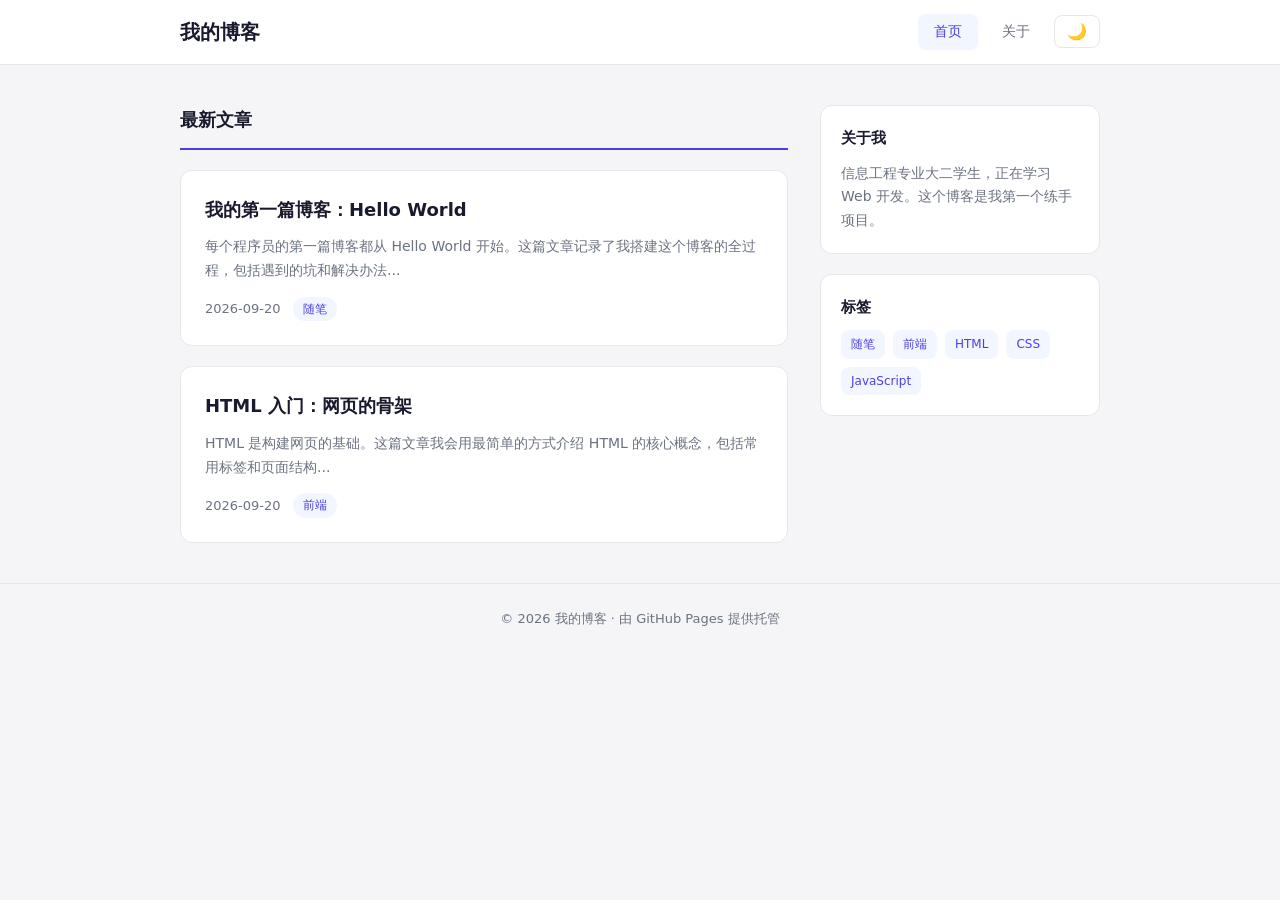
<file: index.html>
<!DOCTYPE html>
<html lang="zh-CN">
<head>
    <meta charset="UTF-8">
    <meta name="viewport" content="width=device-width, initial-scale=1.0">
    <title>我的博客</title>
    <link rel="stylesheet" href="css/style.css">
</head>
<body>
    <header class="header">
        <div class="container header-inner">
            <h1 class="logo">我的博客</h1>
            <nav class="nav">
                <a href="index.html" class="nav-link active">首页</a>
                <a href="about.html" class="nav-link">关于</a>
            </nav>
        </div>
    </header>

    <main class="container main-content">
        <div class="layout">
            <section class="articles">
                <h2 class="section-title">最新文章</h2>
                <div id="article-list" class="article-list">
                    <article class="article-card">
                        <h3 class="article-title">
                            <a href="article.html?id=1">我的第一篇博客：Hello World</a>
                        </h3>
                        <p class="article-excerpt">
                            每个程序员的第一篇博客都从 Hello World 开始。这篇文章记录了我搭建这个博客的全过程，包括遇到的坑和解决办法...
                        </p>
                        <div class="article-meta">
                            <span class="article-date">2026-09-20</span>
                            <span class="article-tag">随笔</span>
                        </div>
                    </article>

                    <article class="article-card">
                        <h3 class="article-title">
                            <a href="article.html?id=2">HTML 入门：网页的骨架</a>
                        </h3>
                        <p class="article-excerpt">
                            HTML 是构建网页的基础。这篇文章我会用最简单的方式介绍 HTML 的核心概念，包括常用标签和页面结构...
                        </p>
                        <div class="article-meta">
                            <span class="article-date">2026-09-20</span>
                            <span class="article-tag">前端</span>
                        </div>
                    </article>
                </div>
            </section>

            <aside class="sidebar">
                <div class="sidebar-card">
                    <h3 class="sidebar-title">关于我</h3>
                    <p class="sidebar-text">
                        信息工程专业大二学生，正在学习 Web 开发。这个博客是我第一个练手项目。
                    </p>
                </div>
                <div class="sidebar-card">
                    <h3 class="sidebar-title">标签</h3>
                    <div class="tag-cloud">
                        <span class="tag">随笔</span>
                        <span class="tag">前端</span>
                        <span class="tag">HTML</span>
                        <span class="tag">CSS</span>
                        <span class="tag">JavaScript</span>
                    </div>
                </div>
            </aside>
        </div>
    </main>

    <footer class="footer">
        <div class="container">
            <p>&copy; 2026 我的博客 · 由 GitHub Pages 提供托管</p>
        </div>
    </footer>

    <button id="back-to-top" class="back-to-top" title="回到顶部">↑</button>

    <script src="js/main.js"></script>
</body>
</html>
</file>
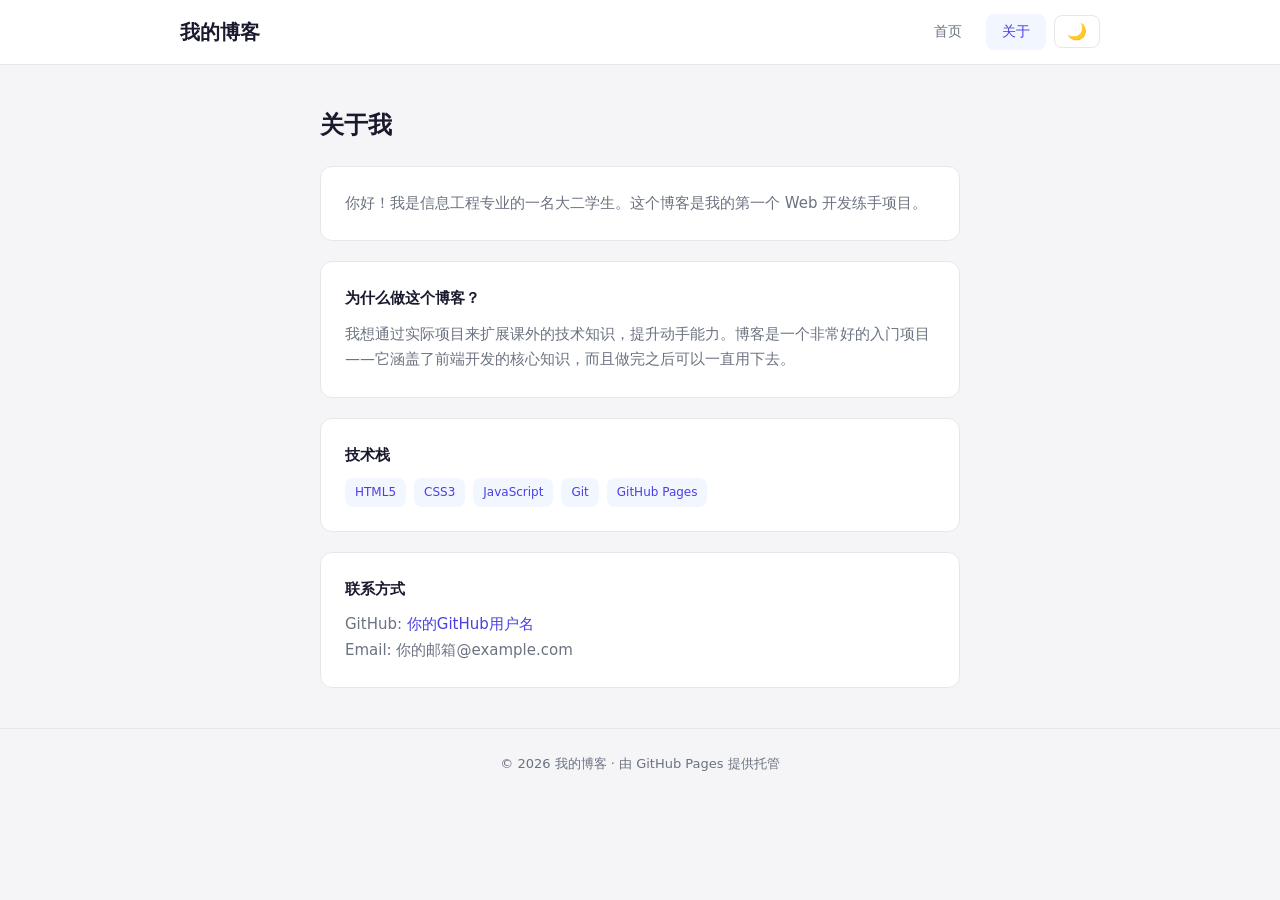
<file: about.html>
<!DOCTYPE html>
<html lang="zh-CN">
<head>
    <meta charset="UTF-8">
    <meta name="viewport" content="width=device-width, initial-scale=1.0">
    <title>关于 - 我的博客</title>
    <link rel="stylesheet" href="css/style.css">
</head>
<body>
    <header class="header">
        <div class="container header-inner">
            <h1 class="logo"><a href="index.html" style="color: inherit;">我的博客</a></h1>
            <nav class="nav">
                <a href="index.html" class="nav-link">首页</a>
                <a href="about.html" class="nav-link active">关于</a>
            </nav>
        </div>
    </header>

    <main class="container main-content">
        <div style="max-width: 640px; margin: 0 auto;">
            <h2 style="font-size: 24px; margin-bottom: 20px;">关于我</h2>

            <div class="article-card" style="margin-bottom: 20px;">
                <p class="sidebar-text" style="font-size: 15px;">
                    你好！我是信息工程专业的一名大二学生。这个博客是我的第一个 Web 开发练手项目。
                </p>
            </div>

            <div class="article-card" style="margin-bottom: 20px;">
                <h3 class="sidebar-title">为什么做这个博客？</h3>
                <p class="sidebar-text" style="font-size: 15px;">
                    我想通过实际项目来扩展课外的技术知识，提升动手能力。博客是一个非常好的入门项目——它涵盖了前端开发的核心知识，而且做完之后可以一直用下去。
                </p>
            </div>

            <div class="article-card" style="margin-bottom: 20px;">
                <h3 class="sidebar-title">技术栈</h3>
                <div class="tag-cloud" style="margin-top: 10px;">
                    <span class="tag">HTML5</span>
                    <span class="tag">CSS3</span>
                    <span class="tag">JavaScript</span>
                    <span class="tag">Git</span>
                    <span class="tag">GitHub Pages</span>
                </div>
            </div>

            <div class="article-card">
                <h3 class="sidebar-title">联系方式</h3>
                <p class="sidebar-text" style="font-size: 15px;">
                    GitHub: <a href="#">你的GitHub用户名</a><br>
                    Email: 你的邮箱@example.com
                </p>
            </div>
        </div>
    </main>

    <footer class="footer">
        <div class="container">
            <p>&copy; 2026 我的博客 · 由 GitHub Pages 提供托管</p>
        </div>
    </footer>

    <button id="back-to-top" class="back-to-top" title="回到顶部">↑</button>

    <script src="js/main.js"></script>
</body>
</html>
</file>
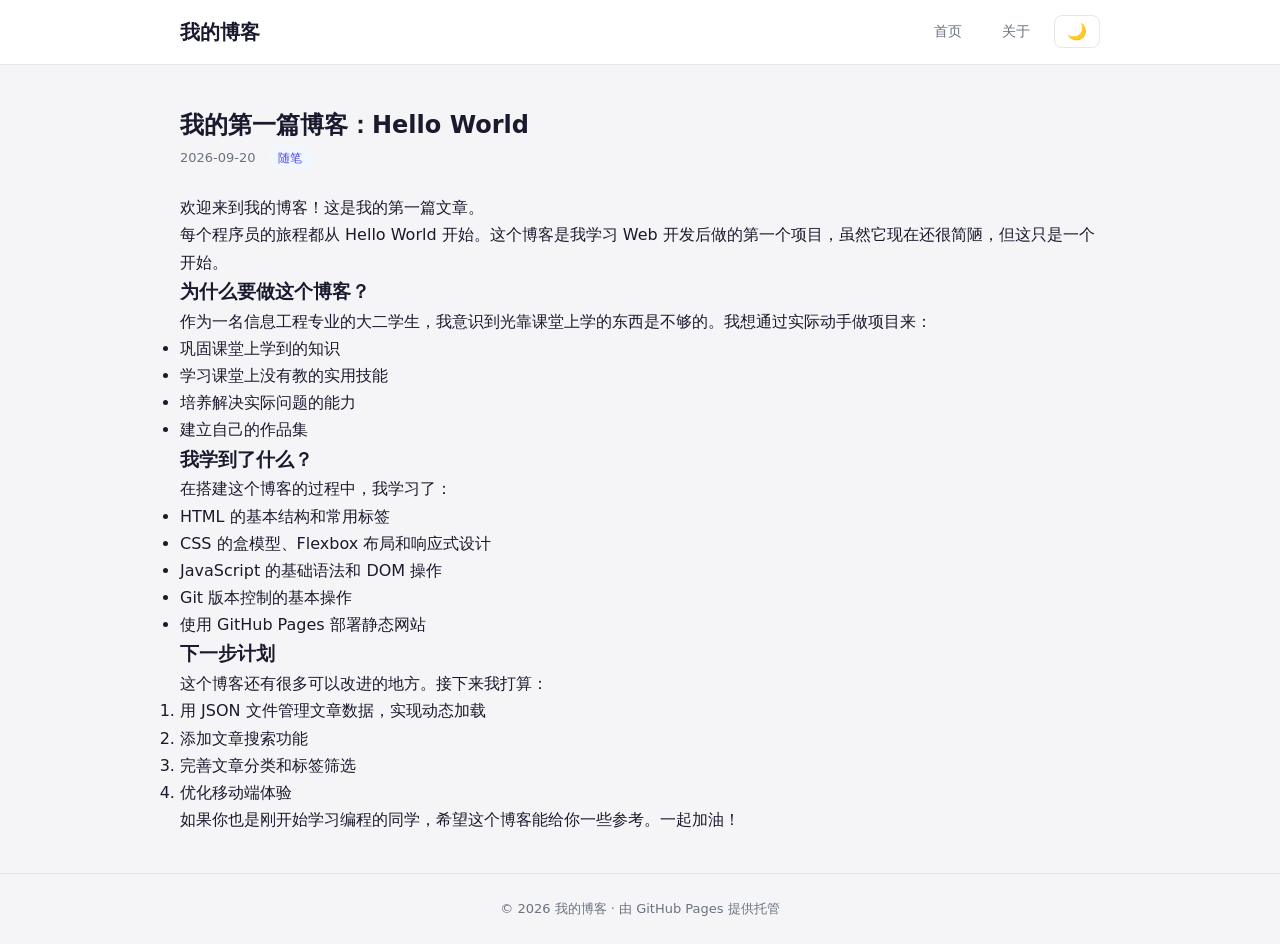
<file: article.html>
<!DOCTYPE html>
<html lang="zh-CN">
<head>
    <meta charset="UTF-8">
    <meta name="viewport" content="width=device-width, initial-scale=1.0">
    <title>文章详情 - 我的博客</title>
    <link rel="stylesheet" href="css/style.css">
</head>
<body>
    <header class="header">
        <div class="container header-inner">
            <h1 class="logo"><a href="index.html" style="color: inherit;">我的博客</a></h1>
            <nav class="nav">
                <a href="index.html" class="nav-link">首页</a>
                <a href="about.html" class="nav-link">关于</a>
            </nav>
        </div>
    </header>

    <main class="container main-content">
        <article class="article-detail">
            <h2 class="article-detail-title">我的第一篇博客：Hello World</h2>
            <div class="article-meta" style="margin-bottom: 24px;">
                <span class="article-date">2026-09-20</span>
                <span class="article-tag">随笔</span>
            </div>

            <div class="article-content">
                <p>欢迎来到我的博客！这是我的第一篇文章。</p>

                <p>每个程序员的旅程都从 Hello World 开始。这个博客是我学习 Web 开发后做的第一个项目，虽然它现在还很简陋，但这只是一个开始。</p>

                <h3>为什么要做这个博客？</h3>
                <p>作为一名信息工程专业的大二学生，我意识到光靠课堂上学的东西是不够的。我想通过实际动手做项目来：</p>
                <ul>
                    <li>巩固课堂上学到的知识</li>
                    <li>学习课堂上没有教的实用技能</li>
                    <li>培养解决实际问题的能力</li>
                    <li>建立自己的作品集</li>
                </ul>

                <h3>我学到了什么？</h3>
                <p>在搭建这个博客的过程中，我学习了：</p>
                <ul>
                    <li>HTML 的基本结构和常用标签</li>
                    <li>CSS 的盒模型、Flexbox 布局和响应式设计</li>
                    <li>JavaScript 的基础语法和 DOM 操作</li>
                    <li>Git 版本控制的基本操作</li>
                    <li>使用 GitHub Pages 部署静态网站</li>
                </ul>

                <h3>下一步计划</h3>
                <p>这个博客还有很多可以改进的地方。接下来我打算：</p>
                <ol>
                    <li>用 JSON 文件管理文章数据，实现动态加载</li>
                    <li>添加文章搜索功能</li>
                    <li>完善文章分类和标签筛选</li>
                    <li>优化移动端体验</li>
                </ol>

                <p>如果你也是刚开始学习编程的同学，希望这个博客能给你一些参考。一起加油！</p>
            </div>
        </article>
    </main>

    <footer class="footer">
        <div class="container">
            <p>&copy; 2026 我的博客 · 由 GitHub Pages 提供托管</p>
        </div>
    </footer>

    <button id="back-to-top" class="back-to-top" title="回到顶部">↑</button>

    <script src="js/main.js"></script>
</body>
</html>
</file>
<file: css/style.css>
/* ========== 全局重置 ========== */
* {
    margin: 0;
    padding: 0;
    box-sizing: border-box;
}

:root {
    --bg: #f5f5f7;
    --surface: #ffffff;
    --text: #1a1a2e;
    --text-muted: #6b7280;
    --border: #e5e7eb;
    --brand: #4B3FE3;
    --brand-light: #818cf8;
    --brand-soft: #f2f7ff;
    --shadow: 0 1px 3px rgba(0, 0, 0, 0.08);
    --radius: 8px;
    --radius-card: 12px;
    --transition: 0.2s ease;
}

/* 暗色主题 - 通过 JS 切换 data-theme 属性 */
[data-theme="dark"] {
    --bg: #0f0f14;
    --surface: #1a1a24;
    --text: #e5e5e5;
    --text-muted: #9ca3af;
    --border: #2a2a3a;
    --brand: #818cf8;
    --brand-light: #a5b4fc;
    --brand-soft: #1a1a3a;
    --shadow: 0 1px 3px rgba(0, 0, 0, 0.3);
}

body {
    font-family: -apple-system, "PingFang SC", "Microsoft YaHei", system-ui, sans-serif;
    background: var(--bg);
    color: var(--text);
    line-height: 1.7;
    transition: background var(--transition), color var(--transition);
}

.container {
    max-width: 960px;
    margin: 0 auto;
    padding: 0 20px;
}

a {
    color: var(--brand);
    text-decoration: none;
    transition: color var(--transition);
}
a:hover { color: var(--brand-light); }

/* ========== Header ========== */
.header {
    background: var(--surface);
    border-bottom: 1px solid var(--border);
    position: sticky;
    top: 0;
    z-index: 100;
    transition: background var(--transition), border-color var(--transition);
}

.header-inner {
    display: flex;
    justify-content: space-between;
    align-items: center;
    height: 64px;
}

.logo {
    font-size: 20px;
    font-weight: 700;
    color: var(--text);
}

.nav {
    display: flex;
    gap: 8px;
    align-items: center;
}

.nav-link {
    color: var(--text-muted);
    padding: 6px 16px;
    border-radius: var(--radius);
    font-size: 14px;
    transition: all var(--transition);
}
.nav-link:hover {
    color: var(--text);
    background: var(--brand-soft);
}
.nav-link.active {
    color: var(--brand);
    background: var(--brand-soft);
}

.theme-toggle {
    background: none;
    border: 1px solid var(--border);
    color: var(--text-muted);
    padding: 6px 12px;
    border-radius: var(--radius);
    cursor: pointer;
    font-size: 16px;
    transition: all var(--transition);
}
.theme-toggle:hover {
    color: var(--brand);
    border-color: var(--brand);
}

/* ========== Main Layout ========== */
.main-content {
    padding: 40px 20px;
}

.layout {
    display: grid;
    grid-template-columns: 1fr 280px;
    gap: 32px;
}

/* ========== Articles ========== */
.section-title {
    font-size: 18px;
    font-weight: 600;
    margin-bottom: 20px;
    padding-bottom: 12px;
    border-bottom: 2px solid var(--brand);
}

.article-list {
    display: flex;
    flex-direction: column;
    gap: 20px;
}

.article-card {
    background: var(--surface);
    border: 1px solid var(--border);
    border-radius: var(--radius-card);
    padding: 24px;
    transition: all var(--transition);
}
.article-card:hover {
    border-color: var(--brand);
    box-shadow: var(--shadow);
    transform: translateY(-1px);
}

.article-title {
    font-size: 18px;
    font-weight: 600;
    margin-bottom: 10px;
}
.article-title a {
    color: var(--text);
}
.article-title a:hover {
    color: var(--brand);
}

.article-excerpt {
    color: var(--text-muted);
    font-size: 14px;
    margin-bottom: 14px;
    display: -webkit-box;
    -webkit-line-clamp: 2;
    -webkit-box-orient: vertical;
    overflow: hidden;
}

.article-meta {
    display: flex;
    gap: 12px;
    align-items: center;
    font-size: 13px;
    color: var(--text-muted);
}

.article-tag {
    background: var(--brand-soft);
    color: var(--brand);
    padding: 2px 10px;
    border-radius: 999px;
    font-size: 12px;
}

/* ========== Sidebar ========== */
.sidebar {
    display: flex;
    flex-direction: column;
    gap: 20px;
}

.sidebar-card {
    background: var(--surface);
    border: 1px solid var(--border);
    border-radius: var(--radius-card);
    padding: 20px;
}

.sidebar-title {
    font-size: 15px;
    font-weight: 600;
    margin-bottom: 10px;
}

.sidebar-text {
    font-size: 14px;
    color: var(--text-muted);
}

.tag-cloud {
    display: flex;
    flex-wrap: wrap;
    gap: 8px;
}

.tag {
    font-size: 12px;
    padding: 4px 10px;
    border-radius: var(--radius);
    background: var(--brand-soft);
    color: var(--brand);
    cursor: pointer;
    transition: all var(--transition);
}
.tag:hover {
    background: var(--brand);
    color: #fff;
}

/* ========== Footer ========== */
.footer {
    border-top: 1px solid var(--border);
    padding: 24px 0;
    text-align: center;
    color: var(--text-muted);
    font-size: 13px;
}

/* ========== Back to Top ========== */
.back-to-top {
    position: fixed;
    right: 24px;
    bottom: 24px;
    width: 44px;
    height: 44px;
    border-radius: 50%;
    background: var(--brand);
    color: #fff;
    border: none;
    font-size: 20px;
    cursor: pointer;
    opacity: 0;
    visibility: hidden;
    transition: all var(--transition);
    z-index: 50;
}
.back-to-top.show {
    opacity: 1;
    visibility: visible;
}
.back-to-top:hover {
    transform: translateY(-2px);
}

/* ========== Responsive ========== */
@media (max-width: 768px) {
    .layout {
        grid-template-columns: 1fr;
    }
    .sidebar {
        order: -1;
    }
    .header-inner {
        height: auto;
        padding: 12px 0;
        flex-wrap: wrap;
    }
}
</file>
